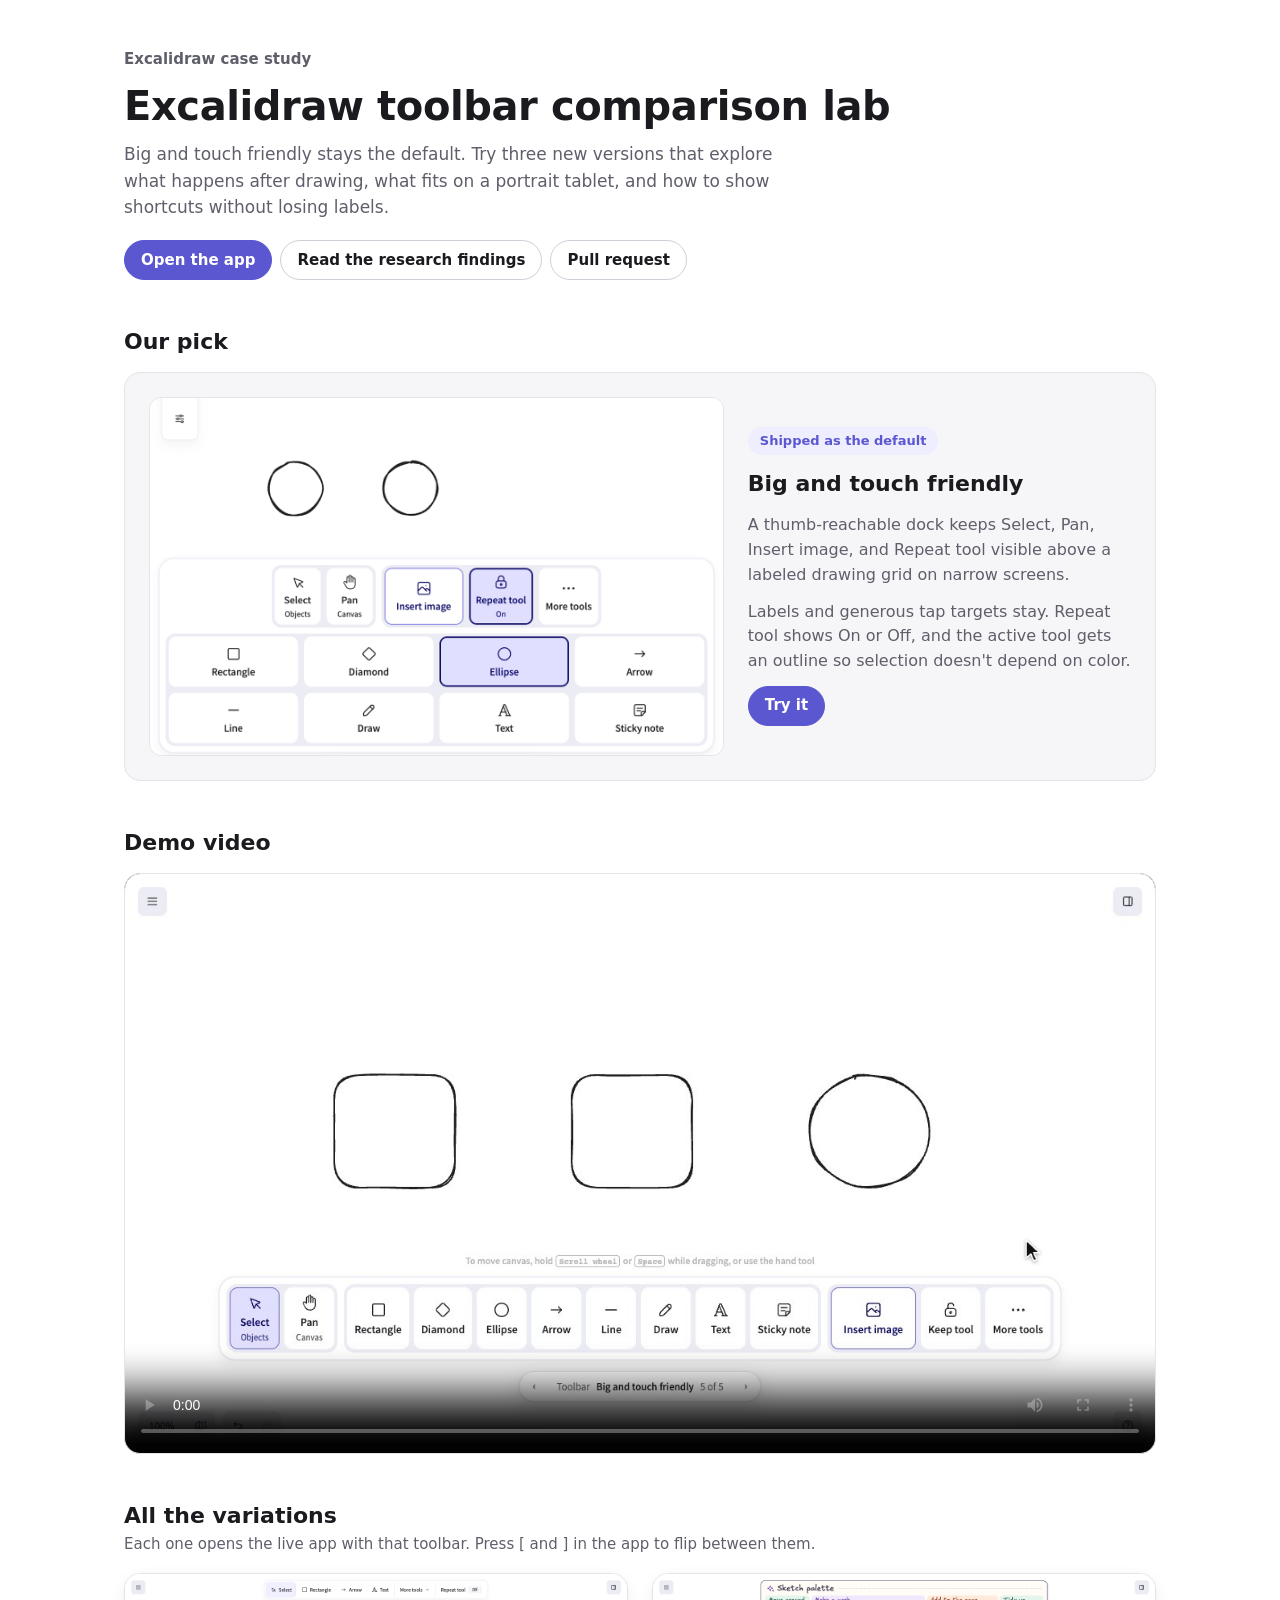
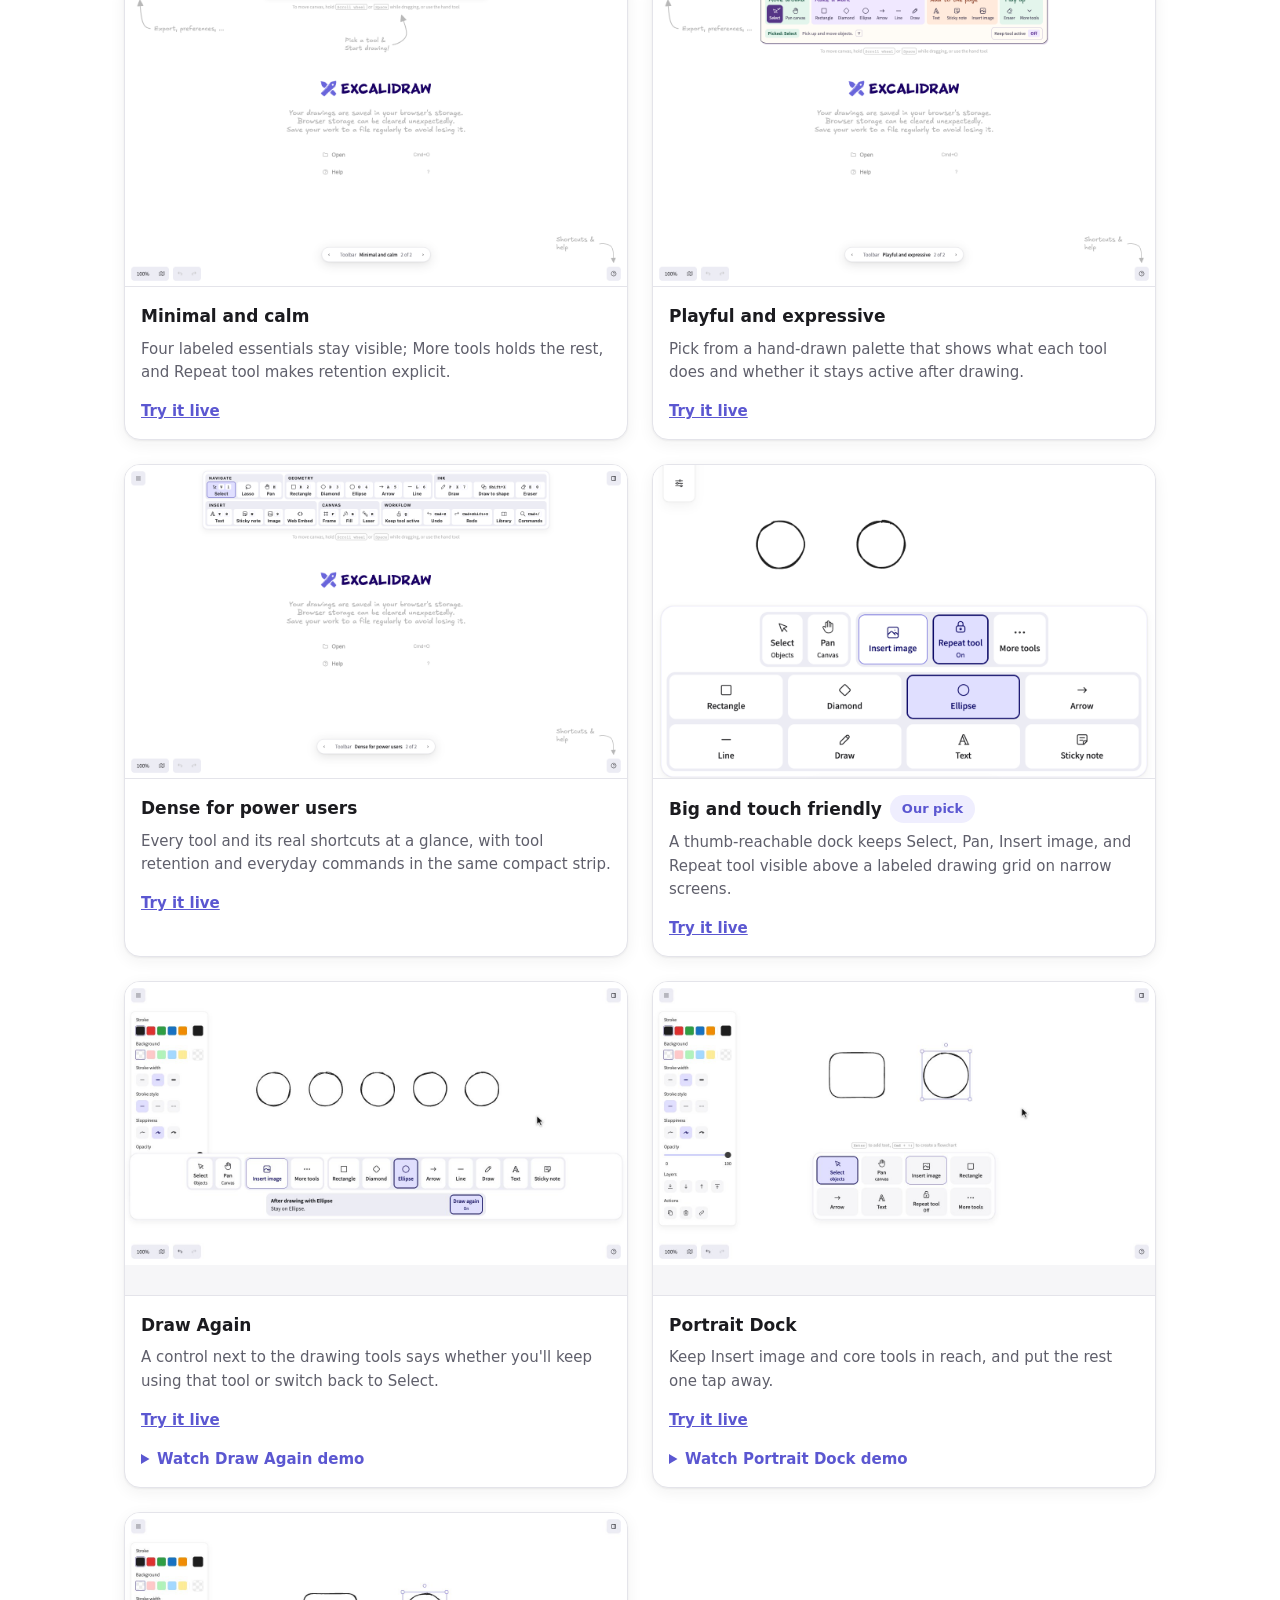
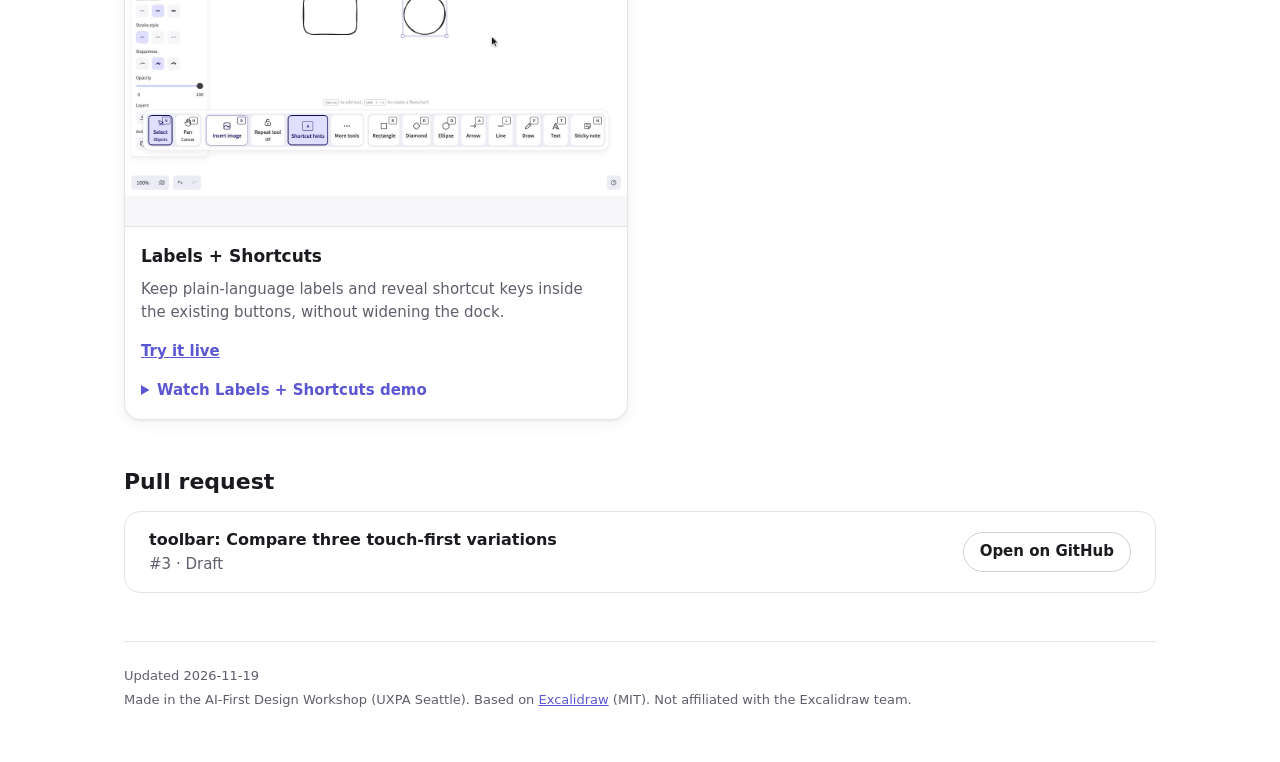
<file: review/index.html>
<!DOCTYPE html>
<html lang="en">
  <head>
    <meta charset="utf-8" />
    <meta name="viewport" content="width=device-width, initial-scale=1" />
    <title>Toolbar directions: Excalidraw case study</title>
    <meta
      name="description"
      content="The toolbar variations, the demo video and the pull request, on one page."
    />
    <link rel="icon" type="image/png" href="../favicon-32x32.png" />
    <link rel="stylesheet" href="theme.css" />
    <link rel="stylesheet" href="review.css" />
  </head>
  <body>
    <main class="page" id="page">
      <header class="header">
        <p class="kicker">Excalidraw case study</p>
        <h1 class="title" id="title">Toolbar directions</h1>
        <p class="summary" id="summary">
          Four very different toolbars, the one we picked, a short demo and the
          pull request, all on one page.
        </p>
        <div class="actions" id="actions">
          <a class="button button--primary" href="../">Open the app</a>
          <a class="button" href="findings.html">Read the research findings</a>
        </div>
      </header>
      <div id="content" aria-live="polite"></div>
      <footer class="footer">
        <p id="updated"></p>
        <p>
          Made in the AI-First Design Workshop (UXPA Seattle). Based on
          <a href="https://github.com/excalidraw/excalidraw">Excalidraw</a>
          (MIT). Not affiliated with the Excalidraw team.
        </p>
      </footer>
    </main>
    <script src="review.js"></script>
  </body>
</html>
</file>
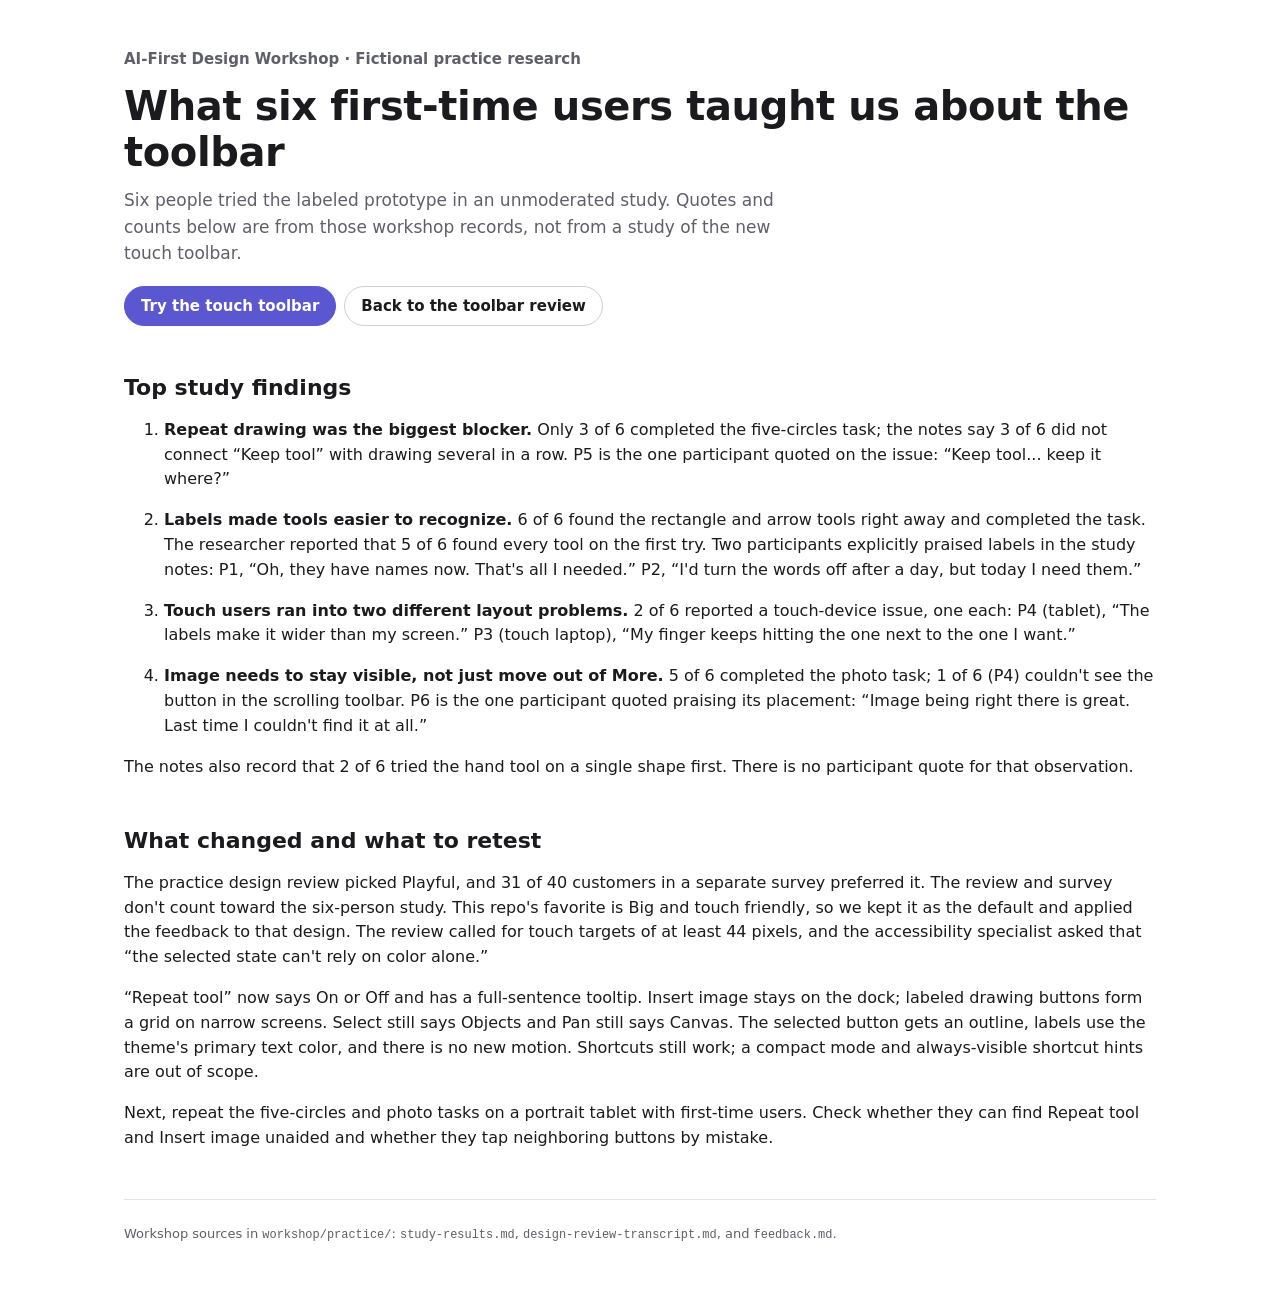
<file: review/findings.html>
<!DOCTYPE html>
<html lang="en">
  <head>
    <meta charset="utf-8" />
    <meta name="viewport" content="width=device-width, initial-scale=1" />
    <title>Toolbar research findings</title>
    <link rel="icon" type="image/png" href="../favicon-32x32.png" />
    <link rel="stylesheet" href="theme.css" />
    <link rel="stylesheet" href="review.css" />
  </head>
  <body>
    <main class="page">
      <header class="header">
        <p class="kicker">AI-First Design Workshop · Fictional practice research</p>
        <h1 class="title">What six first-time users taught us about the toolbar</h1>
        <p class="summary">
          Six people tried the labeled prototype in an unmoderated study.
          Quotes and counts below are from those workshop records, not from
          a study of the new touch toolbar.
        </p>
        <div class="actions">
          <a class="button button--primary" href="../?toolbar=touch">Try the touch toolbar</a>
          <a class="button" href="./">Back to the toolbar review</a>
        </div>
      </header>

      <section class="section" aria-labelledby="study">
        <h2 class="section__title" id="study">Top study findings</h2>
        <ol>
          <li>
            <p>
              <strong>Repeat drawing was the biggest blocker.</strong>
              Only 3 of 6 completed the five-circles task; the notes say
              3 of 6 did not connect “Keep tool” with drawing several in a row.
              P5 is the one participant quoted on the issue:
              <q>Keep tool... keep it where?</q>
            </p>
          </li>
          <li>
            <p>
                  <strong>Labels made tools easier to recognize.</strong>
                  6 of 6 found the rectangle and arrow tools right away and completed the task.
              The researcher reported that 5 of 6 found every tool on the first try.
              Two participants explicitly praised labels in the study notes:
              P1, <q>Oh, they have names now. That's all I needed.</q>
              P2, <q>I'd turn the words off after a day, but today I need them.</q>
            </p>
          </li>
          <li>
            <p>
              <strong>Touch users ran into two different layout problems.</strong>
              2 of 6 reported a touch-device issue, one each:
              P4 (tablet), <q>The labels make it wider than my screen.</q>
              P3 (touch laptop), <q>My finger keeps hitting the one next to the one I want.</q>
            </p>
          </li>
          <li>
            <p>
              <strong>Image needs to stay visible, not just move out of More.</strong>
              5 of 6 completed the photo task; 1 of 6 (P4) couldn't see the
              button in the scrolling toolbar. P6 is the one participant
              quoted praising its placement:
              <q>Image being right there is great. Last time I couldn't find it at all.</q>
            </p>
          </li>
        </ol>
        <p>
          The notes also record that 2 of 6 tried the hand tool on a single
          shape first. There is no participant quote for that observation.
        </p>
      </section>

      <section class="section" aria-labelledby="iteration">
        <h2 class="section__title" id="iteration">What changed and what to retest</h2>
        <p>
          The practice design review picked Playful, and 31 of 40 customers
          in a separate survey preferred it. The review and survey don't count
          toward the six-person study. This repo's favorite is Big and touch friendly, so we kept it
          as the default and applied the feedback to that design. The review
          called for touch targets of at least 44 pixels, and the accessibility
          specialist asked that <q>the selected state can't rely on color alone.</q>
        </p>
        <p>
          “Repeat tool” now says On or Off and has a full-sentence tooltip.
          Insert image stays on the dock; labeled drawing buttons form a grid
          on narrow screens. Select still says Objects and Pan still says Canvas.
          The selected button gets an outline, labels use the theme's primary text color,
          and there is no new motion. Shortcuts still work; a compact mode and
          always-visible shortcut hints are out of scope.
        </p>
        <p>
          Next, repeat the five-circles and photo tasks on a portrait tablet
          with first-time users. Check whether they can find Repeat tool and
          Insert image unaided and whether they tap neighboring buttons by mistake.
        </p>
      </section>

      <footer class="footer">
        <p>
          Workshop sources in <code>workshop/practice/</code>:
          <code>study-results.md</code>, <code>design-review-transcript.md</code>,
          and <code>feedback.md</code>.
        </p>
      </footer>
    </main>
  </body>
</html>
</file>
<file: review/theme.css>
/*
 * The look of the page for everyone. Every color, font, size, radius, shadow
 * and motion value lives here, so a new look is a change to this file only.
 */
:root {
  --page-bg: #ffffff;
  --surface: #ffffff;
  --surface-muted: #f6f6f8;
  --text: #1b1b1f;
  --text-muted: #5f5f6b;
  --border: #e4e4ea;
  --border-strong: #cfcfd8;
  --accent: #5b57d1;
  --accent-soft: #efeefe;
  --on-accent: #ffffff;
  --focus: #5b57d1;
  --video-bg: #111114;

  --font-sans: system-ui, -apple-system, "Segoe UI", Roboto, "Helvetica Neue",
    Arial, sans-serif;
  --font-mono: ui-monospace, "SF Mono", Menlo, Consolas, monospace;
  --text-xs: 0.8125rem;
  --text-sm: 0.9375rem;
  --text-md: 1.0625rem;
  --text-lg: 1.375rem;
  --text-xl: clamp(1.75rem, 1.2rem + 2vw, 2.5rem);
  --leading: 1.55;
  --weight-strong: 650;

  --space-1: 4px;
  --space-2: 8px;
  --space-3: 12px;
  --space-4: 16px;
  --space-5: 24px;
  --space-6: 32px;
  --space-7: 48px;
  --page-width: 1080px;

  --radius-sm: 8px;
  --radius-md: 12px;
  --radius-lg: 16px;
  --radius-pill: 999px;

  --shadow-card: 0 1px 2px rgba(27, 27, 31, 0.06), 0 4px 16px rgba(27, 27, 31, 0.06);
  --shadow-hover: 0 2px 4px rgba(27, 27, 31, 0.08), 0 10px 28px rgba(27, 27, 31, 0.1);

  --motion-fast: 120ms;
  --motion-ease: cubic-bezier(0.2, 0, 0, 1);
}

@media (prefers-reduced-motion: reduce) {
  :root {
    --motion-fast: 0ms;
  }
}
</file>
<file: review/review.css>
*,
*::before,
*::after {
  box-sizing: border-box;
}

html {
  background: var(--page-bg);
  color: var(--text);
  font-family: var(--font-sans);
  font-size: 16px;
  line-height: var(--leading);
  -webkit-text-size-adjust: 100%;
}

body {
  margin: 0;
}

a {
  color: var(--accent);
}

a:focus-visible,
button:focus-visible,
video:focus-visible {
  outline: 2px solid var(--focus);
  outline-offset: 2px;
}

.page {
  max-width: var(--page-width);
  margin: 0 auto;
  padding: var(--space-7) var(--space-5);
}

.header {
  display: grid;
  gap: var(--space-3);
  margin-bottom: var(--space-7);
}

.kicker {
  margin: 0;
  color: var(--text-muted);
  font-size: var(--text-sm);
  font-weight: var(--weight-strong);
}

.title {
  margin: 0;
  font-size: var(--text-xl);
  line-height: 1.15;
  letter-spacing: -0.01em;
}

.summary {
  max-width: 62ch;
  margin: 0;
  color: var(--text-muted);
  font-size: var(--text-md);
}

.actions {
  display: flex;
  flex-wrap: wrap;
  gap: var(--space-2);
  margin-top: var(--space-2);
}

.button {
  display: inline-flex;
  align-items: center;
  gap: var(--space-2);
  min-height: 40px;
  padding: 0 var(--space-4);
  border: 1px solid var(--border-strong);
  border-radius: var(--radius-pill);
  background: var(--surface);
  color: var(--text);
  font-size: var(--text-sm);
  font-weight: var(--weight-strong);
  text-decoration: none;
  transition: background-color var(--motion-fast) var(--motion-ease),
    border-color var(--motion-fast) var(--motion-ease);
}

.button:hover {
  background: var(--surface-muted);
}

.button--primary {
  border-color: var(--accent);
  background: var(--accent);
  color: var(--on-accent);
}

.button--primary:hover {
  background: var(--accent);
  filter: brightness(1.08);
}

.section {
  margin-bottom: var(--space-7);
}

.section__title {
  margin: 0 0 var(--space-4);
  font-size: var(--text-lg);
  line-height: 1.25;
}

.section__note {
  margin: calc(var(--space-3) * -1) 0 var(--space-4);
  color: var(--text-muted);
  font-size: var(--text-sm);
}

.pick {
  display: grid;
  grid-template-columns: minmax(0, 3fr) minmax(0, 2fr);
  gap: var(--space-5);
  align-items: center;
  padding: var(--space-5);
  border: 1px solid var(--border);
  border-radius: var(--radius-lg);
  background: var(--surface-muted);
}

.pick__body {
  display: grid;
  gap: var(--space-3);
  align-content: start;
}

.pick__name {
  margin: 0;
  font-size: var(--text-lg);
}

.pick__body .button {
  justify-self: start;
}

.pick__idea {
  margin: 0;
  color: var(--text-muted);
}

.badge {
  justify-self: start;
  padding: var(--space-1) var(--space-3);
  border-radius: var(--radius-pill);
  background: var(--accent-soft);
  color: var(--accent);
  font-size: var(--text-xs);
  font-weight: var(--weight-strong);
}

.shot {
  display: block;
  width: 100%;
  aspect-ratio: 16 / 10;
  border: 1px solid var(--border);
  border-radius: var(--radius-md);
  background: var(--surface-muted);
  object-fit: cover;
  object-position: top center;
}

.shot--empty {
  display: grid;
  place-items: center;
  border-style: dashed;
  border-color: var(--border-strong);
  color: var(--text-muted);
  font-size: var(--text-sm);
}

.grid {
  display: grid;
  grid-template-columns: repeat(2, minmax(0, 1fr));
  gap: var(--space-5);
}

.grid-note {
  margin: var(--space-4) 0 0;
  color: var(--text-muted);
  font-size: var(--text-sm);
}

.card {
  display: grid;
  grid-template-rows: auto 1fr;
  overflow: hidden;
  border: 1px solid var(--border);
  border-radius: var(--radius-lg);
  background: var(--surface);
  box-shadow: var(--shadow-card);
  transition: box-shadow var(--motion-fast) var(--motion-ease);
}

.card:hover {
  box-shadow: var(--shadow-hover);
}

.card .shot {
  border: 0;
  border-bottom: 1px solid var(--border);
  border-radius: 0;
}

.card__body {
  display: grid;
  gap: var(--space-2);
  align-content: start;
  padding: var(--space-4);
}

.card__head {
  display: flex;
  flex-wrap: wrap;
  align-items: center;
  gap: var(--space-2);
}

.card__name {
  margin: 0;
  font-size: var(--text-md);
}

.card__idea {
  margin: 0;
  color: var(--text-muted);
  font-size: var(--text-sm);
}

.card__link {
  justify-self: start;
  margin-top: var(--space-2);
  font-size: var(--text-sm);
  font-weight: var(--weight-strong);
}

.card__demo summary {
  color: var(--accent);
  cursor: pointer;
}

.card__demo summary:focus-visible {
  outline: 2px solid var(--focus);
  outline-offset: 2px;
}

.card__demo .video {
  margin-top: var(--space-2);
}

.card:has(.card__demo) .shot {
  object-fit: contain;
}

.card--empty {
  box-shadow: none;
  border-style: dashed;
  border-color: var(--border-strong);
  background: transparent;
}

.card--empty .shot {
  border-bottom-style: dashed;
}

.video {
  display: block;
  width: 100%;
  max-height: 70vh;
  border: 1px solid var(--border);
  border-radius: var(--radius-lg);
  background: var(--video-bg);
}

.placeholder {
  display: grid;
  gap: var(--space-2);
  padding: var(--space-5);
  border: 1px dashed var(--border-strong);
  border-radius: var(--radius-lg);
  color: var(--text-muted);
  font-size: var(--text-sm);
}

.placeholder strong {
  color: var(--text);
  font-size: var(--text-md);
}

.pr {
  display: flex;
  flex-wrap: wrap;
  align-items: center;
  justify-content: space-between;
  gap: var(--space-3);
  padding: var(--space-4) var(--space-5);
  border: 1px solid var(--border);
  border-radius: var(--radius-lg);
  background: var(--surface);
}

.pr__title {
  margin: 0;
  font-weight: var(--weight-strong);
}

.pr__meta {
  margin: 0;
  color: var(--text-muted);
  font-size: var(--text-sm);
}

code {
  font-family: var(--font-mono);
  font-size: 0.92em;
}

.error {
  margin: 0 0 var(--space-5);
  padding: var(--space-3) var(--space-4);
  border: 1px solid var(--border-strong);
  border-radius: var(--radius-md);
  background: var(--surface-muted);
  color: var(--text);
  font-size: var(--text-sm);
}

.footer {
  padding-top: var(--space-5);
  border-top: 1px solid var(--border);
  color: var(--text-muted);
  font-size: var(--text-xs);
}

.footer p {
  margin: 0 0 var(--space-1);
}

@media (max-width: 760px) {
  .page {
    padding: var(--space-6) var(--space-4);
  }

  .pick {
    grid-template-columns: 1fr;
    padding: var(--space-4);
  }

  .grid {
    grid-template-columns: 1fr;
  }
}
</file>
